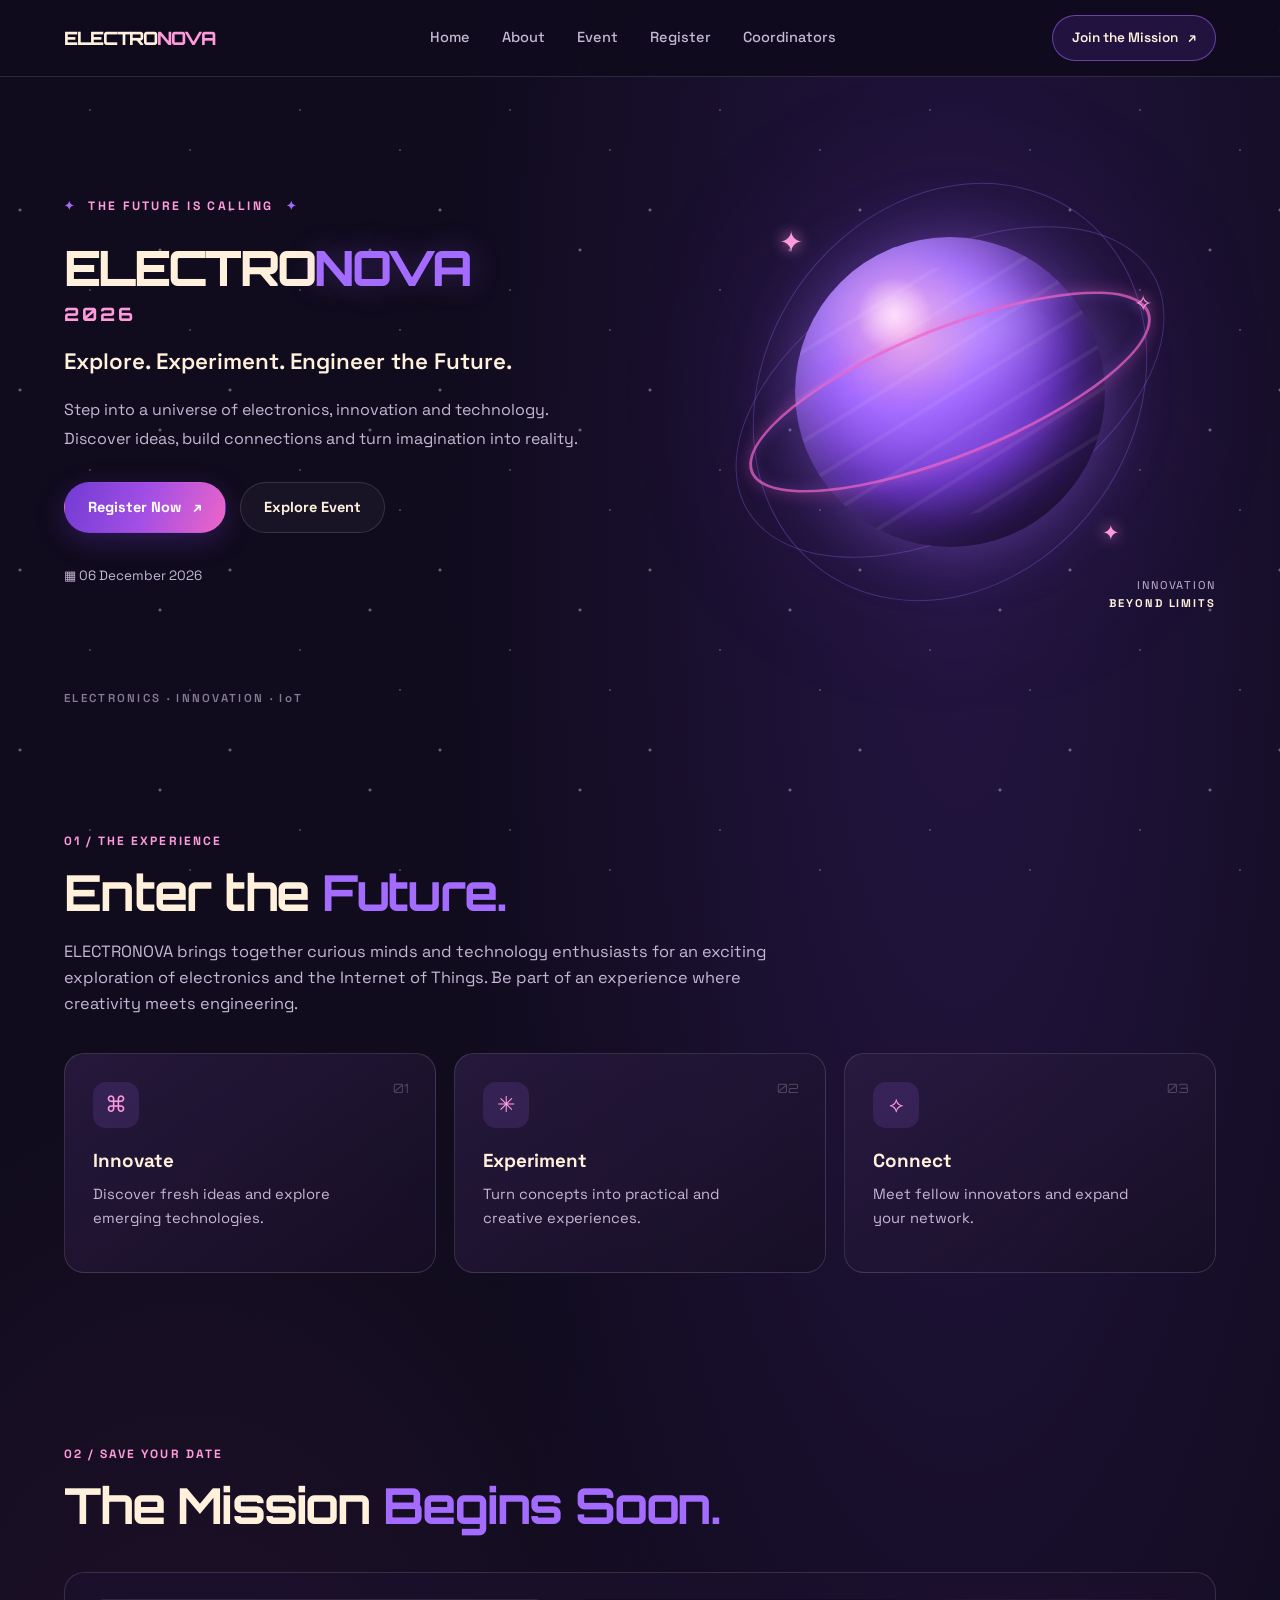
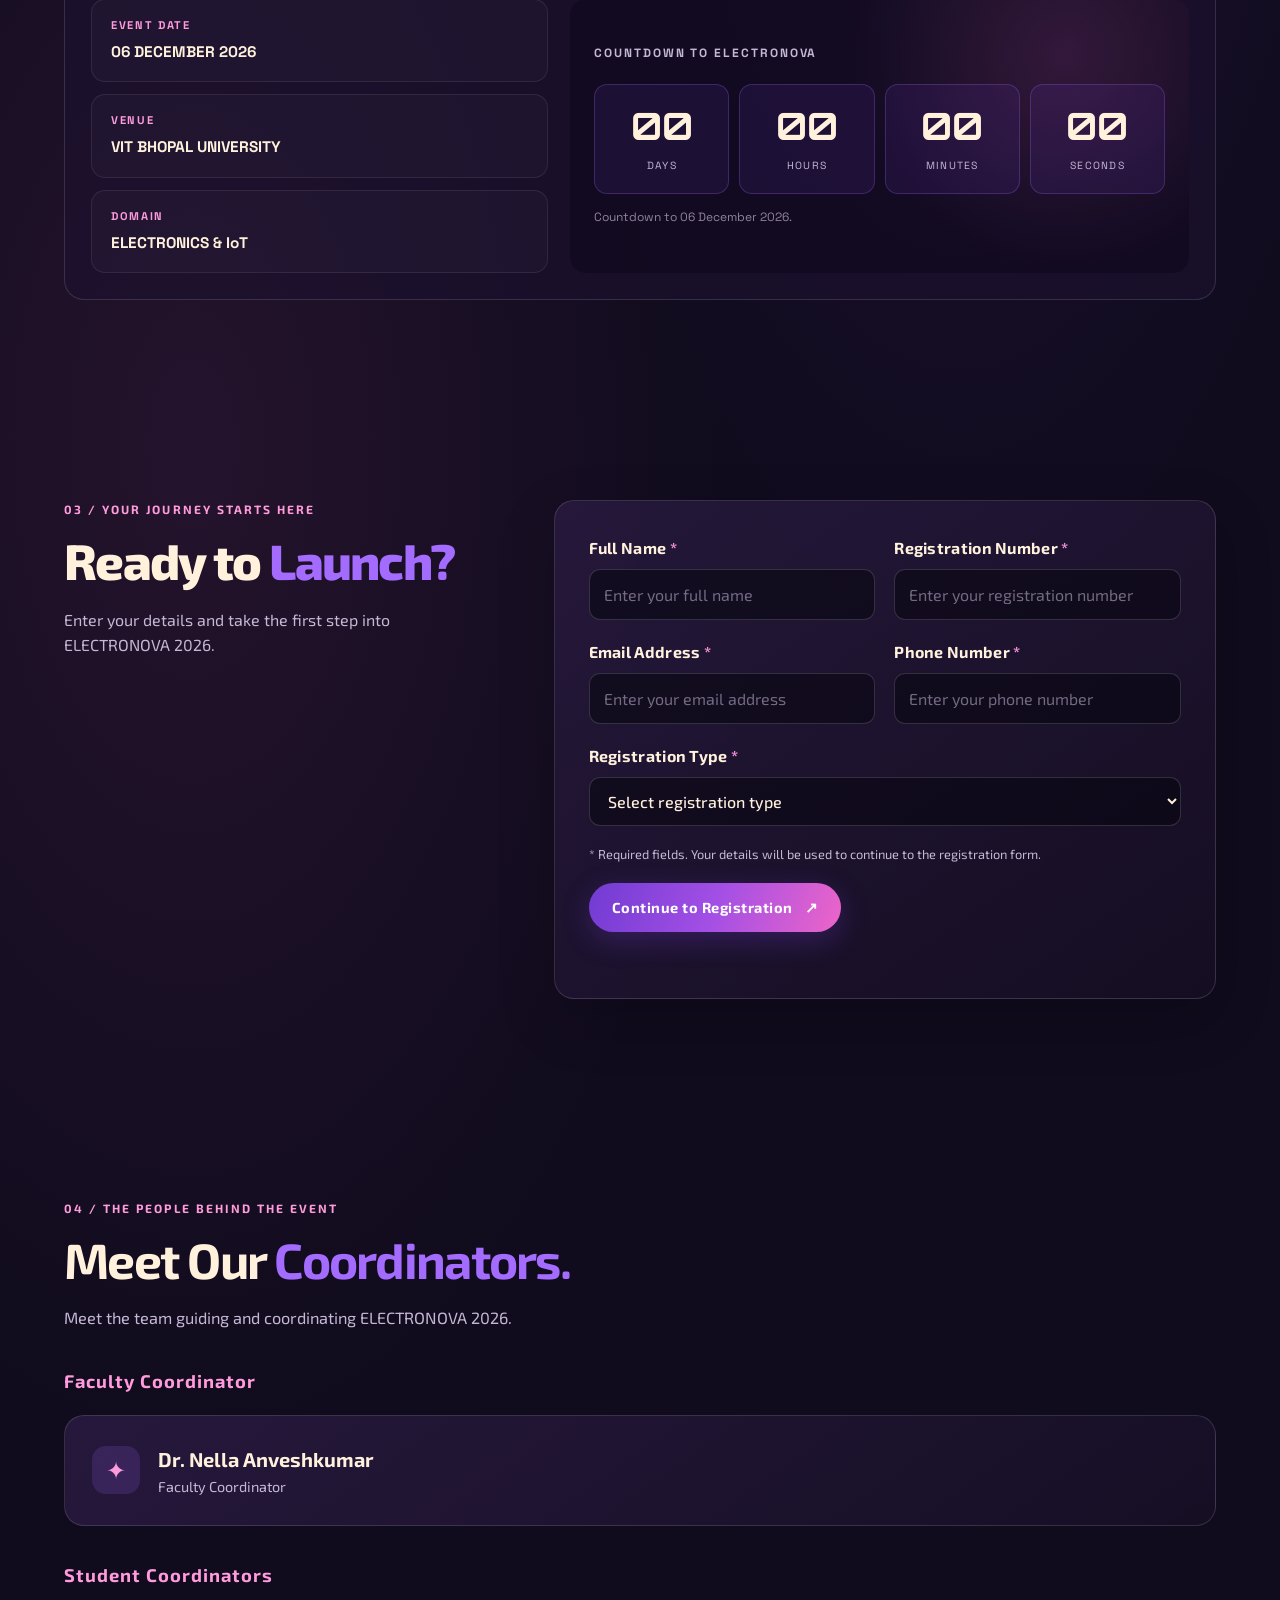
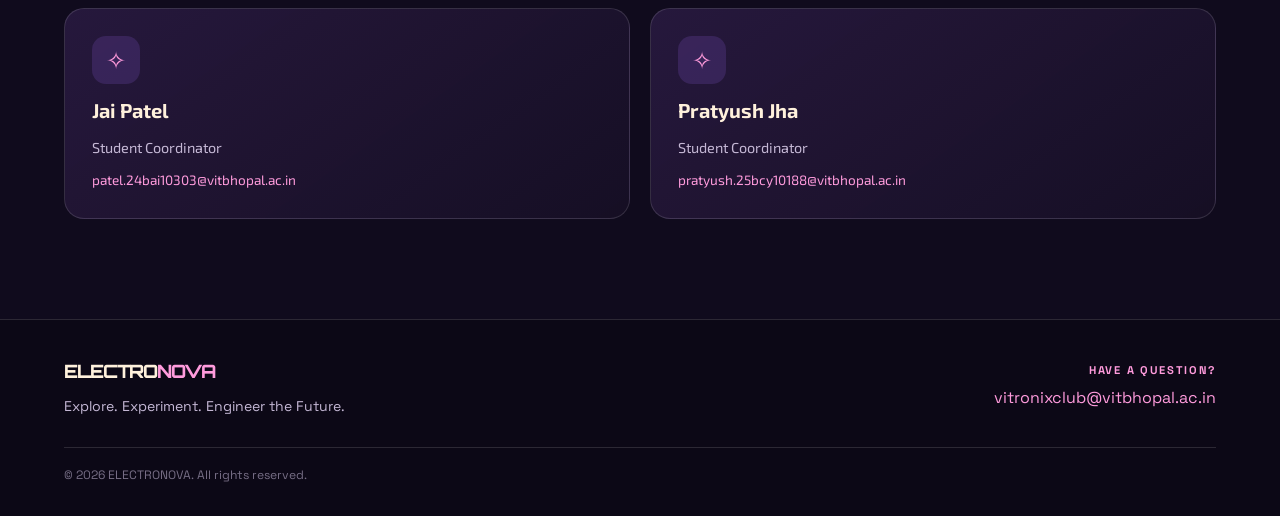
<file: index.html>
<!DOCTYPE html>
<html lang="en">
<head>
    <meta charset="UTF-8">
    <meta name="viewport" content="width=device-width, initial-scale=1.0">
    <meta name="theme-color" content="#100b1d">
    <meta name="description" content="Register for ELECTRONOVA 2026 — Explore. Experiment. Engineer the Future.">

    <title>ELECTRONOVA 2026 | Registration</title>

    <link rel="preconnect" href="https://fonts.googleapis.com">
    <link rel="preconnect" href="https://fonts.gstatic.com" crossorigin>

    <link rel="stylesheet" href="style.css">
    <script src="script.js" defer></script>
</head>

<body>

    <div class="stars" aria-hidden="true"></div>

    <!-- NAVIGATION -->
    <header class="site-header">
        <div class="navbar container">

            <a class="logo" href="#home">
                ELECTRO<span>NOVA</span>
            </a>

            <nav class="main-nav" id="mainNav" aria-label="Main navigation">
                <a href="#home">Home</a>
                <a href="#about">About</a>
                <a href="#details">Event</a>
                <a href="#register">Register</a>
                <a href="#coordinators">Coordinators</a>
            </nav>

            <a class="nav-button" href="#register">
                Join the Mission <span>↗</span>
            </a>

            <button
                class="menu-toggle"
                id="menuToggle"
                type="button"
                aria-label="Open navigation menu"
                aria-expanded="false"
                aria-controls="mainNav"
            >
                <span></span>
                <span></span>
                <span></span>
            </button>

        </div>
    </header>

    <main>

        <!-- HERO SECTION -->
        <section class="hero section-wrap container" id="home">

            <div class="hero-content reveal">

                <p class="eyebrow">
                    <span>✦</span> THE FUTURE IS CALLING <span>✦</span>
                </p>

                <h1>
                    ELECTRO<span>NOVA</span>
                    <small>2026</small>
                </h1>

                <p class="hero-tagline">
                    Explore. Experiment. Engineer the Future.
                </p>

                <p class="hero-description">
                    Step into a universe of electronics, innovation and technology.
                    Discover ideas, build connections and turn imagination into reality.
                </p>

                <div class="hero-actions">

                    <a href="#register" class="button button-primary">
                        Register Now <span>↗</span>
                    </a>

                    <a href="#about" class="button button-secondary">
                        Explore Event
                    </a>

                </div>

                <div class="hero-meta">
                    <span>▦ 06 December 2026</span>
                </div>

            </div>

            <!-- SPACE PLANET DESIGN -->
            <div class="planet-scene" aria-hidden="true">

                <div class="planet-orbit orbit-a"></div>
                <div class="planet-orbit orbit-b"></div>

                <div class="planet-halo"></div>

                <div class="planet">
                    <div class="planet-shine"></div>
                </div>

                <div class="planet-ring"></div>

                <span class="planet-star star-a">✦</span>
                <span class="planet-star star-b">✧</span>
                <span class="planet-star star-c">✦</span>

                <div class="planet-caption">
                    INNOVATION
                    <br>
                    <strong>BEYOND LIMITS</strong>
                </div>

            </div>

            <div class="hero-bottom-label">
                ELECTRONICS · INNOVATION · IoT
            </div>

        </section>

        <!-- ABOUT SECTION -->
        <section class="section container reveal" id="about">

            <div class="section-heading">

                <p class="section-kicker">01 / THE EXPERIENCE</p>

                <h2>
                    Enter the <span>Future.</span>
                </h2>

                <p class="section-description">
                    ELECTRONOVA brings together curious minds and technology enthusiasts
                    for an exciting exploration of electronics and the Internet of Things.
                    Be part of an experience where creativity meets engineering.
                </p>

            </div>

            <div class="feature-grid">

                <article class="feature-card">
                    <span class="feature-icon">⌘</span>
                    <h3>Innovate</h3>
                    <p>Discover fresh ideas and explore emerging technologies.</p>
                    <span class="card-index">01</span>
                </article>

                <article class="feature-card">
                    <span class="feature-icon">✳</span>
                    <h3>Experiment</h3>
                    <p>Turn concepts into practical and creative experiences.</p>
                    <span class="card-index">02</span>
                </article>

                <article class="feature-card">
                    <span class="feature-icon">⟡</span>
                    <h3>Connect</h3>
                    <p>Meet fellow innovators and expand your network.</p>
                    <span class="card-index">03</span>
                </article>

            </div>

        </section>

        <!-- EVENT DETAILS -->
        <section class="section event-section container reveal" id="details">

            <div class="section-heading">

                <p class="section-kicker">02 / SAVE YOUR DATE</p>

                <h2>
                    The Mission <span>Begins Soon.</span>
                </h2>

            </div>

            <div class="event-panel">

                <div class="event-info">

                    <div class="event-detail">
                        <span>EVENT DATE</span>
                        <strong>06 DECEMBER 2026</strong>
                    </div>

                    <div class="event-detail">
                        <span>VENUE</span>
                        <strong>VIT BHOPAL UNIVERSITY</strong>
                    </div>

                    <div class="event-detail">
                        <span>DOMAIN</span>
                        <strong>ELECTRONICS &amp; IoT</strong>
                    </div>

                </div>

                <!-- COUNTDOWN -->
                <div class="countdown-panel">

                    <p class="countdown-title">
                        COUNTDOWN TO ELECTRONOVA
                    </p>

                    <div class="timer">

                        <div class="time-box">
                            <strong id="days">00</strong>
                            <span>DAYS</span>
                        </div>

                        <div class="time-box">
                            <strong id="hours">00</strong>
                            <span>HOURS</span>
                        </div>

                        <div class="time-box">
                            <strong id="minutes">00</strong>
                            <span>MINUTES</span>
                        </div>

                        <div class="time-box">
                            <strong id="seconds">00</strong>
                            <span>SECONDS</span>
                        </div>

                    </div>

                    <p class="countdown-note">
                        Countdown to 06 December 2026.
                    </p>

                </div>

            </div>

        </section>

        <!-- REGISTRATION SECTION -->
        <section class="section registration-section container reveal" id="register">

            <div class="registration-intro">

                <p class="section-kicker">
                    03 / YOUR JOURNEY STARTS HERE
                </p>

                <h2>
                    Ready to <span>Launch?</span>
                </h2>

                <p>
                    Enter your details and take the first step into ELECTRONOVA 2026.
                </p>

            </div>

            <form id="regForm" class="registration-form">

                <div class="form-grid">

                    <div class="form-field">
                        <label for="fullName">
                            Full Name <span>*</span>
                        </label>

                        <input
                            id="fullName"
                            name="fullName"
                            type="text"
                            placeholder="Enter your full name"
                            autocomplete="name"
                            required
                        >
                    </div>

                    <div class="form-field">
                        <label for="registrationNumber">
                            Registration Number <span>*</span>
                        </label>

                        <input
                            id="registrationNumber"
                            name="registrationNumber"
                            type="text"
                            placeholder="Enter your registration number"
                            required
                        >
                    </div>

                    <div class="form-field">
                        <label for="email">
                            Email Address <span>*</span>
                        </label>

                        <input
                            id="email"
                            name="email"
                            type="email"
                            placeholder="Enter your email address"
                            autocomplete="email"
                            required
                        >
                    </div>

                    <div class="form-field">
                        <label for="phone">
                            Phone Number <span>*</span>
                        </label>

                        <input
                            id="phone"
                            name="phone"
                            type="tel"
                            placeholder="Enter your phone number"
                            autocomplete="tel"
                            pattern="[0-9+() -]{7,20}"
                            required
                        >
                    </div>

                    <div class="form-field form-field-wide">

                        <label for="participation">
                            Registration Type <span>*</span>
                        </label>

                        <select
                            id="participation"
                            name="participation"
                            required
                        >
                            <option value="">Select registration type</option>
                            <option value="individual">Individual Registration</option>
                            <option value="team">Team Registration</option>
                        </select>

                    </div>

                </div>

                <p class="form-note">
                    * Required fields. Your details will be used to continue to the registration form.
                </p>

                <button
                    type="submit"
                    class="button button-primary submit-button"
                >
                    Continue to Registration <span>↗</span>
                </button>

                <p
                    id="formMessage"
                    class="form-message"
                    role="status"
                    aria-live="polite"
                ></p>

            </form>

        </section>

        <!-- COORDINATORS SECTION -->
        <section class="section coordinators-section container reveal" id="coordinators">

            <div class="section-heading">

                <p class="section-kicker">
                    04 / THE PEOPLE BEHIND THE EVENT
                </p>

                <h2>
                    Meet Our <span>Coordinators.</span>
                </h2>

                <p class="section-description">
                    Meet the team guiding and coordinating ELECTRONOVA 2026.
                </p>

            </div>

            <div class="coordinator-group">

                <h3 class="coordinator-category">
                    Faculty Coordinator
                </h3>

                <article class="coordinator-card faculty-card">

                    <div class="coordinator-icon">✦</div>

                    <div>
                        <h4>Dr. Nella Anveshkumar</h4>
                        <p>Faculty Coordinator</p>
                    </div>

                </article>

            </div>

            <div class="coordinator-group">

                <h3 class="coordinator-category">
                    Student Coordinators
                </h3>

                <div class="coordinator-grid">

                    <article class="coordinator-card">

                        <div class="coordinator-icon">✧</div>

                        <h4>Jai Patel</h4>

                        <p>Student Coordinator</p>

                        <a href="mailto:patel.24bai10303@vitbhopal.ac.in">
                            patel.24bai10303@vitbhopal.ac.in
                        </a>

                    </article>

                    <article class="coordinator-card">

                        <div class="coordinator-icon">✧</div>

                        <h4>Pratyush Jha</h4>

                        <p>Student Coordinator</p>

                        <a href="mailto:pratyush.25bcy10188@vitbhopal.ac.in">
                            pratyush.25bcy10188@vitbhopal.ac.in
                        </a>

                    </article>

                </div>

            </div>

        </section>

    </main>

    <!-- FOOTER -->
    <footer class="site-footer">

        <div class="footer-inner container">

            <div>
                <a class="logo" href="#home">
                    ELECTRO<span>NOVA</span>
                </a>

                <p class="footer-tagline">
                    Explore. Experiment. Engineer the Future.
                </p>
            </div>

            <div class="footer-contact">

                <span class="footer-label">
                    HAVE A QUESTION?
                </span>

                <a
                    id="contactEmail"
                    href="mailto:vitronixclub@vitbhopal.ac.in"
                >
                    vitronixclub@vitbhopal.ac.in
                </a>

            </div>

            <p class="copyright">
                © 2026 ELECTRONOVA. All rights reserved.
            </p>

        </div>

    </footer>

</body>
</html>
</file>
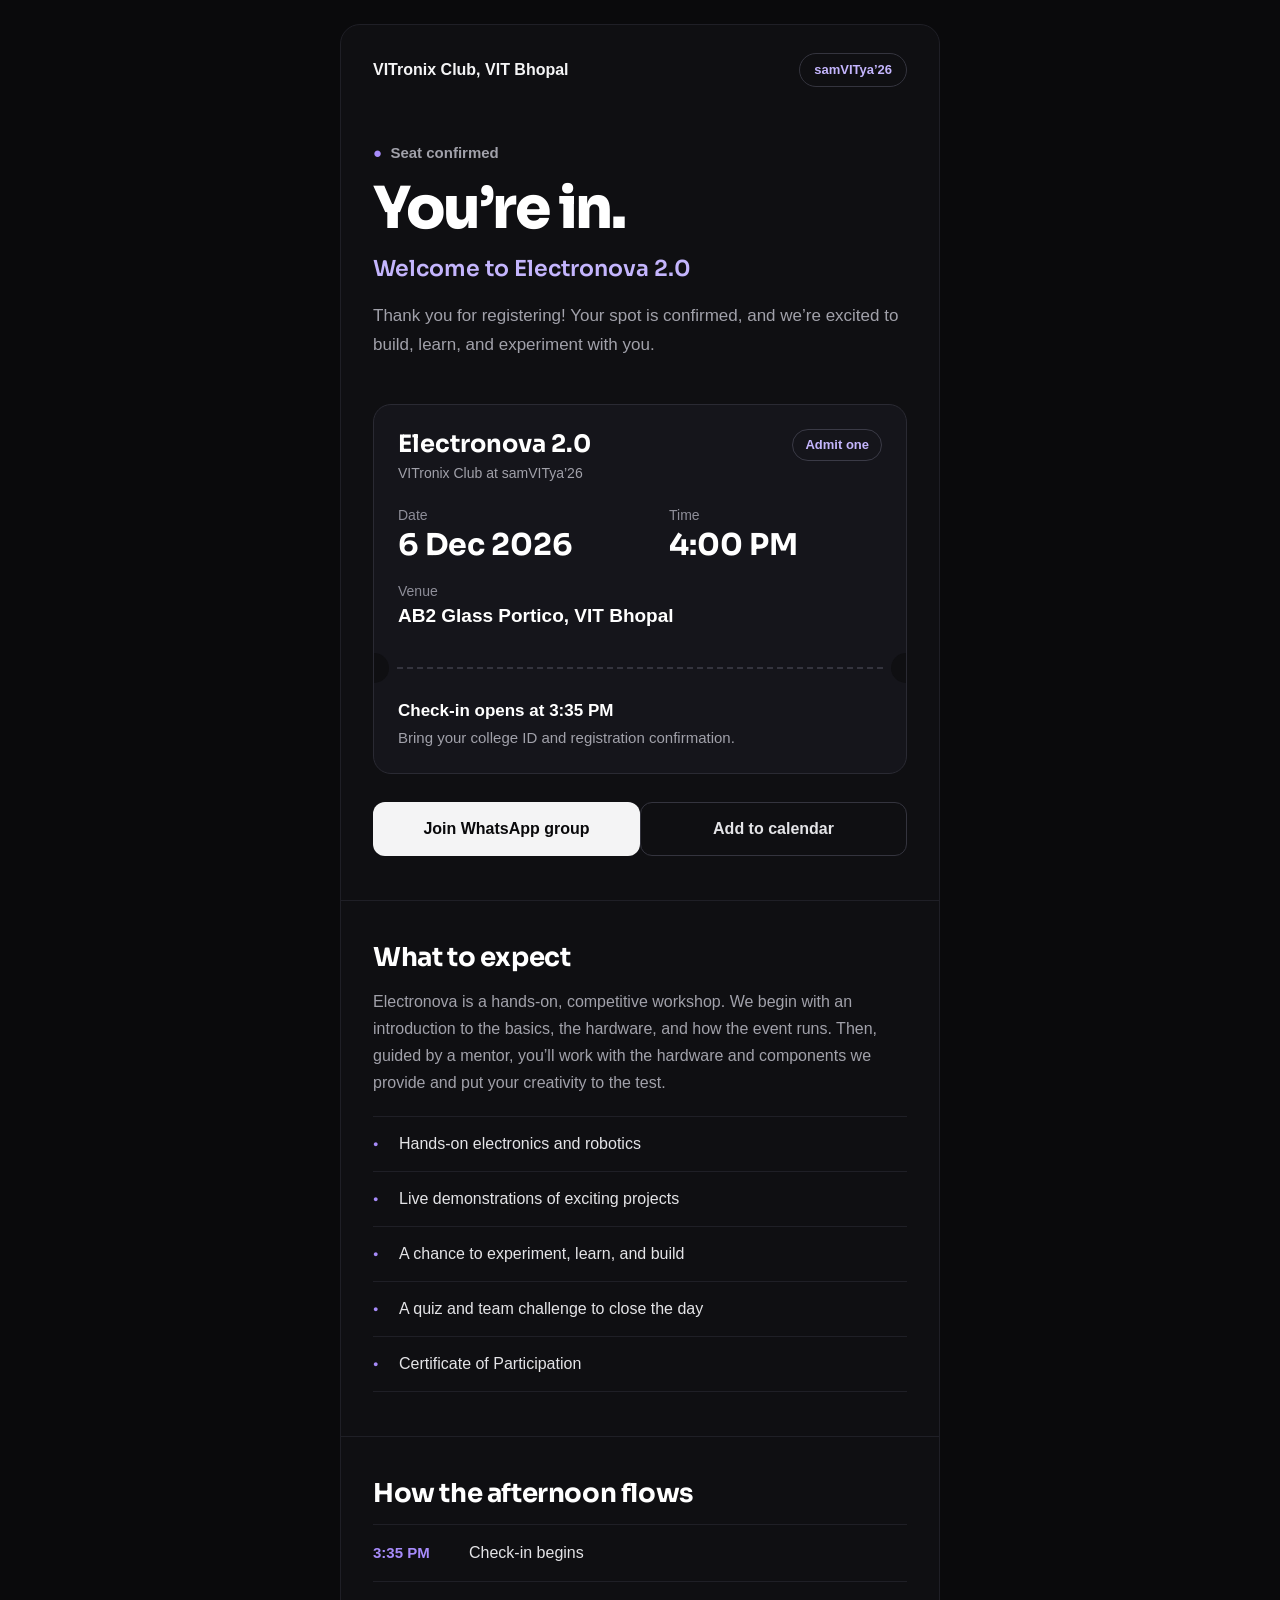
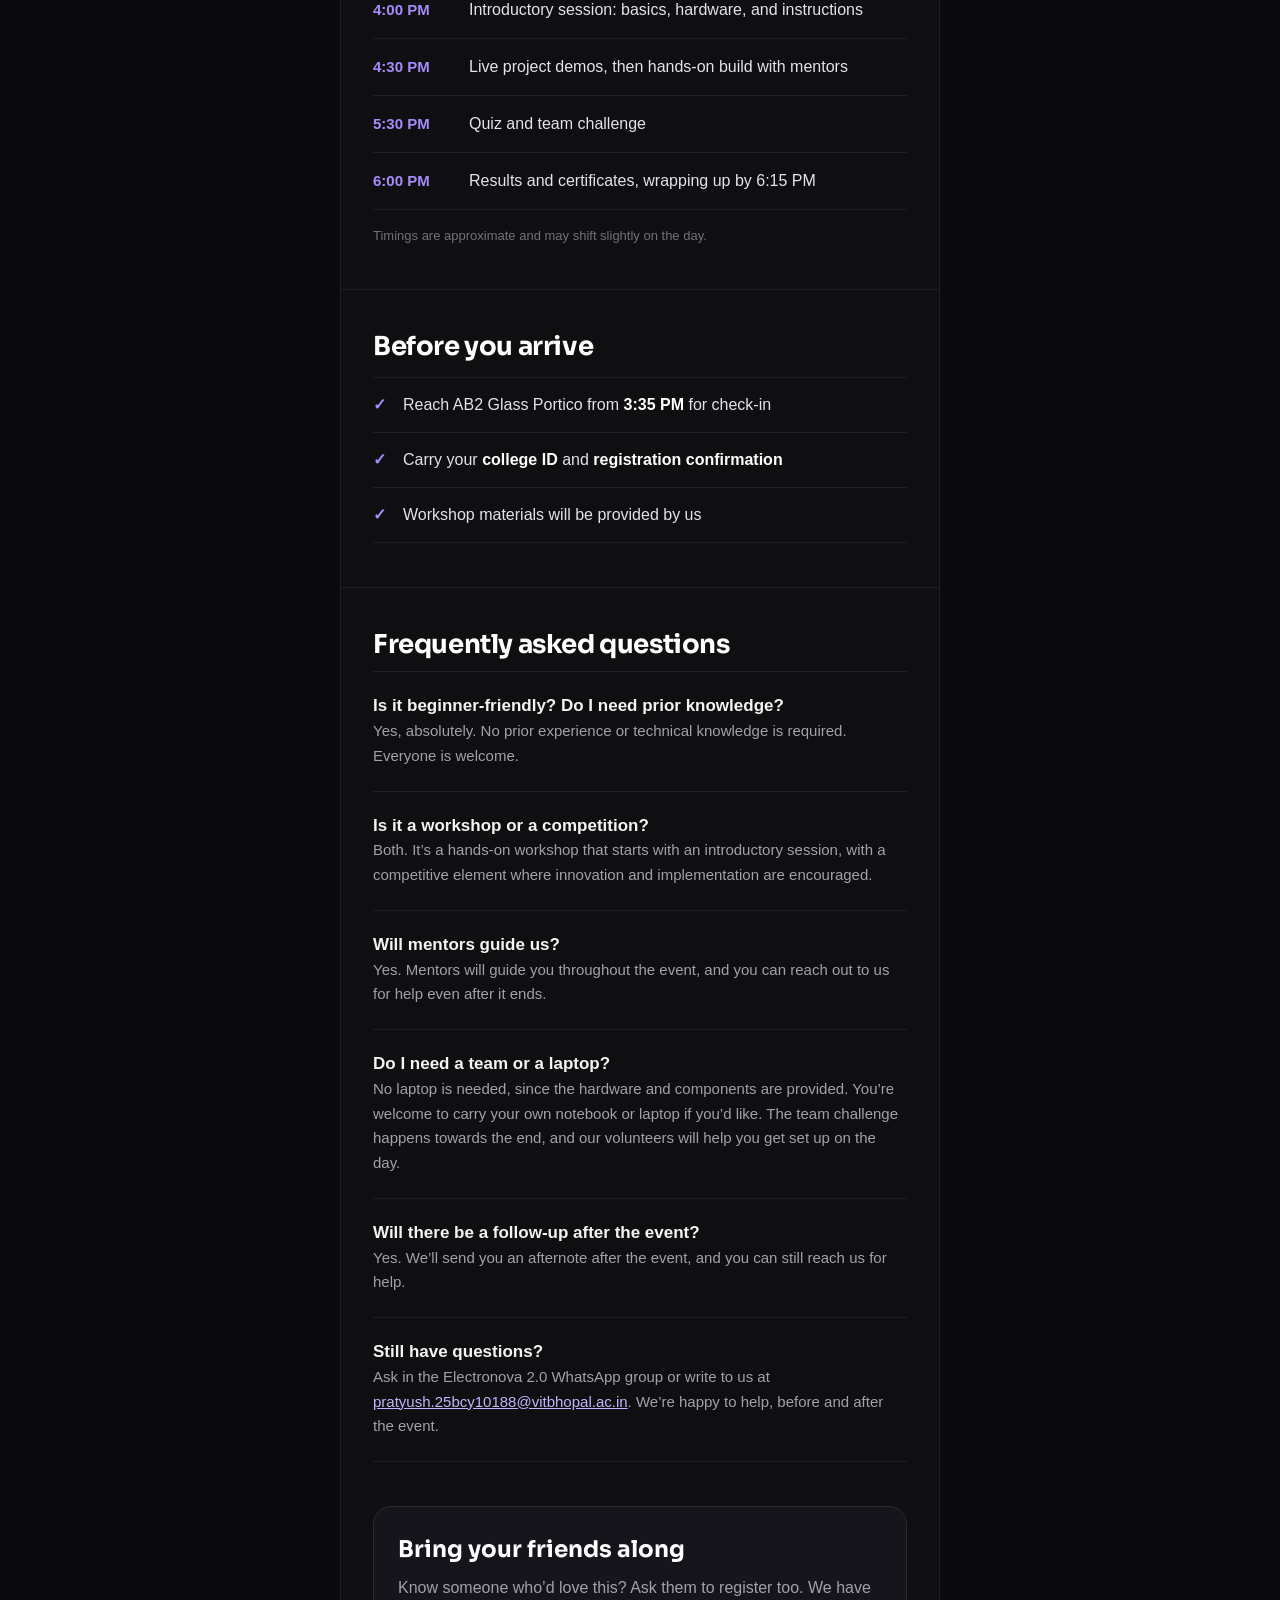
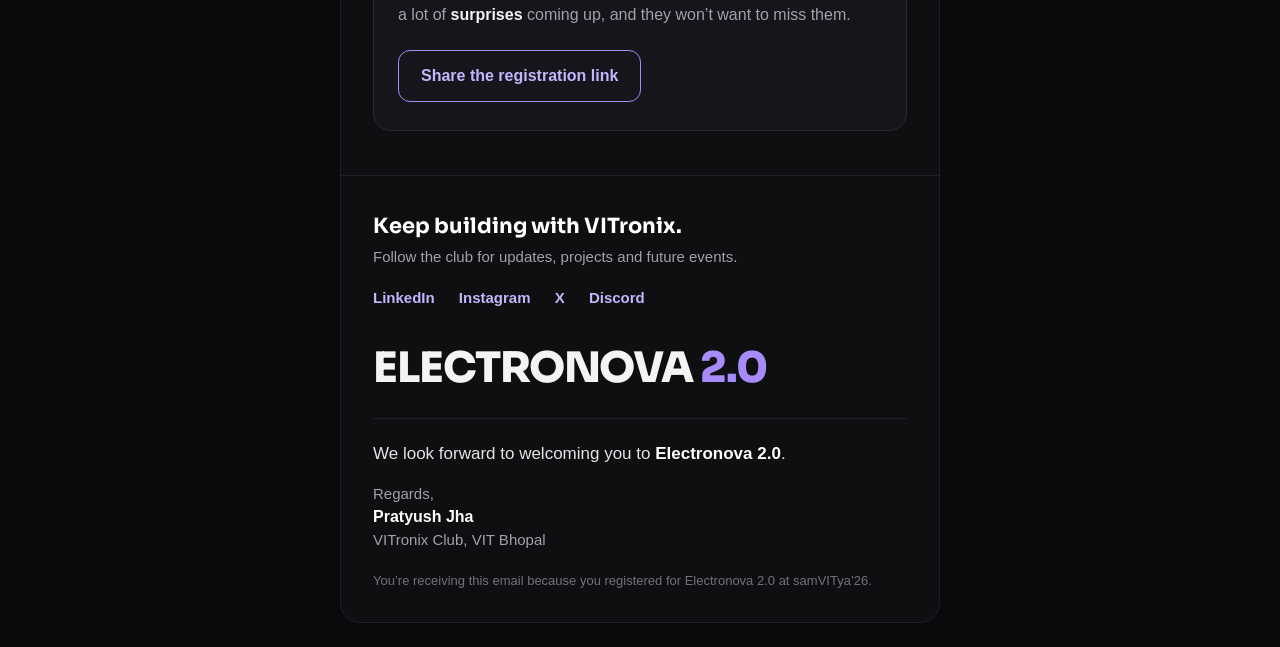
<file: email-template/mail.html>
<!DOCTYPE html>
<html lang="en">
<head>
<meta charset="UTF-8">
<meta name="viewport" content="width=device-width, initial-scale=1">
<meta name="color-scheme" content="dark light">
<meta name="supported-color-schemes" content="dark light">
<title>You’re in! Electronova 2.0 | VITronix Club</title>
<link href="https://fonts.googleapis.com/css2?family=Sora:wght@600;700;800&display=swap" rel="stylesheet">
<style>
  body{margin:0;padding:0;background:#0A0A0C;}
  a{text-decoration:none;}
  @media only screen and (max-width:620px){
    .wrap{width:100% !important;border-radius:0 !important;border-left:0 !important;border-right:0 !important;}
    .pad{padding-left:20px !important;padding-right:20px !important;}
    .h1{font-size:46px !important;}
    .bt{display:block !important;width:100% !important;padding:0 0 12px 0 !important;}
    .sp{display:none !important;}
    .time{width:78px !important;}
    .wm{font-size:30px !important;line-height:36px !important;}
  }
</style>
</head>
<body style="margin:0;padding:0;background:#0A0A0C;">
<div style="display:none;max-height:0;overflow:hidden;opacity:0;color:#0A0A0C;">Your seat is confirmed. Here’s your ticket for 6 December, plus answers to the questions we hear most.</div>

<table role="presentation" width="100%" cellpadding="0" cellspacing="0" border="0" bgcolor="#0A0A0C" style="background:#0A0A0C;">
<tr><td align="center" style="padding:24px 10px;">

<table role="presentation" class="wrap" width="600" cellpadding="0" cellspacing="0" border="0" bgcolor="#0F0F12" style="width:600px;max-width:600px;background:#0F0F12;border:1px solid #1F1F26;border-radius:20px;font-family:'Segoe UI','Helvetica Neue',Arial,sans-serif;color:#F4F4F5;">

<!-- Header + hero -->
<tr><td class="pad" style="padding:28px 32px 44px 32px;">
  <table role="presentation" width="100%" cellpadding="0" cellspacing="0" border="0"><tr>
    <td align="left" valign="middle" style="padding-right:12px;font-size:16px;line-height:22px;font-weight:700;color:#F4F4F5;">VITronix Club, VIT Bhopal</td>
    <td align="right" valign="middle"><table role="presentation" cellpadding="0" cellspacing="0" border="0"><tr><td style="padding:7px 14px;border:1px solid #34343E;border-radius:20px;font-size:13px;line-height:18px;font-weight:700;color:#C4B5FD;white-space:nowrap;">samVITya’26</td></tr></table></td>
  </tr></table>

  <div style="padding-top:56px;font-size:15px;line-height:20px;font-weight:600;color:#A1A1AA;"><span style="color:#A78BFA;">●</span>&nbsp; Seat confirmed</div>
  <div class="h1" style="padding-top:16px;font-family:'Sora','Trebuchet MS',Arial,sans-serif;font-size:58px;line-height:1.05;font-weight:800;letter-spacing:-2.5px;color:#FFFFFF;">You’re in.</div>
  <div style="padding-top:14px;font-family:'Sora','Trebuchet MS',Arial,sans-serif;font-size:22px;line-height:30px;font-weight:600;color:#C4B5FD;">Welcome to Electronova&nbsp;2.0</div>
  <div style="padding-top:18px;font-size:17px;line-height:1.7;color:#A1A1AA;">Thank you for registering! Your spot is confirmed, and we’re excited to build, learn, and experiment with you.</div>
</td></tr>

<!-- Ticket -->
<tr><td class="pad" style="padding:0 32px 28px 32px;">
<table role="presentation" width="100%" cellpadding="0" cellspacing="0" border="0" bgcolor="#15151B" style="background:#15151B;border:1px solid #2A2A33;border-radius:18px;">
  <tr><td style="padding:24px 24px 8px 24px;">
    <table role="presentation" width="100%" cellpadding="0" cellspacing="0" border="0"><tr>
      <td valign="top"><div style="font-family:'Sora','Trebuchet MS',Arial,sans-serif;font-size:24px;line-height:30px;font-weight:700;color:#FFFFFF;">Electronova 2.0</div>
      <div style="padding-top:4px;font-size:14px;line-height:20px;color:#A1A1AA;">VITronix Club at samVITya’26</div></td>
      <td align="right" valign="top"><table role="presentation" cellpadding="0" cellspacing="0" border="0"><tr><td style="padding:6px 12px;border:1px solid #3A3A46;border-radius:20px;font-size:13px;line-height:18px;font-weight:700;color:#C4B5FD;white-space:nowrap;">Admit one</td></tr></table></td>
    </tr></table>
  </td></tr>
  <tr><td style="padding:16px 24px 24px 24px;">
    <table role="presentation" width="100%" cellpadding="0" cellspacing="0" border="0">
      <tr>
        <td width="56%" valign="top"><div style="font-size:14px;color:#8E8E99;">Date</div><div style="padding-top:4px;font-family:'Sora','Trebuchet MS',Arial,sans-serif;font-size:30px;line-height:36px;font-weight:700;color:#FFFFFF;white-space:nowrap;">6 Dec 2026</div></td>
        <td width="44%" valign="top"><div style="font-size:14px;color:#8E8E99;">Time</div><div style="padding-top:4px;font-family:'Sora','Trebuchet MS',Arial,sans-serif;font-size:30px;line-height:36px;font-weight:700;color:#FFFFFF;white-space:nowrap;">4:00 PM</div></td>
      </tr>
      <tr><td colspan="2" style="padding-top:20px;"><div style="font-size:14px;color:#8E8E99;">Venue</div><div style="padding-top:4px;font-size:19px;line-height:26px;font-weight:700;color:#FFFFFF;">AB2 Glass Portico, VIT Bhopal</div></td></tr>
    </table>
  </td></tr>
  <tr><td>
    <table role="presentation" width="100%" cellpadding="0" cellspacing="0" border="0"><tr>
      <td width="15" height="30" bgcolor="#0F0F12" style="width:15px;height:30px;font-size:0;line-height:0;background:#0F0F12;border-radius:0 15px 15px 0;">&nbsp;</td>
      <td valign="middle" style="padding:0 8px;"><div style="border-top:2px dashed #34343E;font-size:0;line-height:0;height:0;">&nbsp;</div></td>
      <td width="15" height="30" bgcolor="#0F0F12" style="width:15px;height:30px;font-size:0;line-height:0;background:#0F0F12;border-radius:15px 0 0 15px;">&nbsp;</td>
    </tr></table>
  </td></tr>
  <tr><td style="padding:16px 24px 24px 24px;">
    <div style="font-size:17px;line-height:24px;font-weight:700;color:#FFFFFF;">Check-in opens at 3:35 PM</div>
    <div style="padding-top:4px;font-size:15px;line-height:22px;color:#A1A1AA;">Bring your college ID and registration confirmation.</div>
  </td></tr>
</table>
</td></tr>

<!-- CTAs -->
<tr><td class="pad" style="padding:0 32px 44px 32px;">
<table role="presentation" width="100%" cellpadding="0" cellspacing="0" border="0"><tr>
  <td class="bt" width="50%" style="padding:0;">
    <table role="presentation" width="100%" cellpadding="0" cellspacing="0" border="0"><tr><td align="center" bgcolor="#F4F4F5" style="background:#F4F4F5;border-radius:12px;"><a href="https://chat.whatsapp.com/CuN6V0N8xIuLAMtdOLZUgV?mode=gi_t" style="display:block;padding:16px 12px;font-size:16px;line-height:22px;font-weight:700;color:#0A0A0C;text-align:center;">Join WhatsApp group</a></td></tr></table>
  </td>
  <td class="sp" width="12" style="font-size:0;">&nbsp;</td>
  <td class="bt" width="50%" style="padding:0;">
    <table role="presentation" width="100%" cellpadding="0" cellspacing="0" border="0"><tr><td align="center" style="border:1px solid #34343E;border-radius:12px;"><a href="https://calendar.google.com/calendar/render?action=TEMPLATE&amp;text=Electronova+2.0&amp;dates=20261206T160000/20261206T181500&amp;ctz=Asia/Kolkata&amp;location=AB2+Glass+Portico,+VIT+Bhopal" style="display:block;padding:15px 12px;font-size:16px;line-height:22px;font-weight:700;color:#E4E4E7;text-align:center;">Add to calendar</a></td></tr></table>
  </td>
</tr></table>
</td></tr>

<!-- What to expect -->
<tr><td class="pad" style="padding:40px 32px 14px 32px;border-top:1px solid #1F1F26;font-family:'Sora','Trebuchet MS',Arial,sans-serif;font-size:26px;line-height:33px;font-weight:700;letter-spacing:-0.4px;color:#FFFFFF;">What to expect</td></tr>
<tr><td class="pad" style="padding:0 32px 20px 32px;font-size:16px;line-height:1.7;color:#A1A1AA;">Electronova is a hands-on, competitive workshop. We begin with an introduction to the basics, the hardware, and how the event runs. Then, guided by a mentor, you’ll work with the hardware and components we provide and put your creativity to the test.</td></tr>
<tr><td class="pad" style="padding:0 32px 44px 32px;">
<table role="presentation" width="100%" cellpadding="0" cellspacing="0" border="0" style="font-size:16px;line-height:1.5;color:#E4E4E7;">
<tr><td width="26" valign="top" style="padding:15px 0;border-top:1px solid #1F1F26;font-size:9px;line-height:24px;color:#A78BFA;">●</td><td style="padding:15px 0;border-top:1px solid #1F1F26;">Hands-on electronics and robotics</td></tr>
<tr><td width="26" valign="top" style="padding:15px 0;border-top:1px solid #1F1F26;font-size:9px;line-height:24px;color:#A78BFA;">●</td><td style="padding:15px 0;border-top:1px solid #1F1F26;">Live demonstrations of exciting projects</td></tr>
<tr><td width="26" valign="top" style="padding:15px 0;border-top:1px solid #1F1F26;font-size:9px;line-height:24px;color:#A78BFA;">●</td><td style="padding:15px 0;border-top:1px solid #1F1F26;">A chance to experiment, learn, and build</td></tr>
<tr><td width="26" valign="top" style="padding:15px 0;border-top:1px solid #1F1F26;font-size:9px;line-height:24px;color:#A78BFA;">●</td><td style="padding:15px 0;border-top:1px solid #1F1F26;">A quiz and team challenge to close the day</td></tr>
<tr><td width="26" valign="top" style="padding:15px 0;border-top:1px solid #1F1F26;border-bottom:1px solid #1F1F26;font-size:9px;line-height:24px;color:#A78BFA;">●</td><td style="padding:15px 0;border-top:1px solid #1F1F26;border-bottom:1px solid #1F1F26;">Certificate of Participation</td></tr>
</table>
</td></tr>

<!-- Timeline -->
<tr><td class="pad" style="padding:40px 32px 14px 32px;border-top:1px solid #1F1F26;font-family:'Sora','Trebuchet MS',Arial,sans-serif;font-size:26px;line-height:33px;font-weight:700;letter-spacing:-0.4px;color:#FFFFFF;">How the afternoon flows</td></tr>
<tr><td class="pad" style="padding:0 32px 44px 32px;">
<table role="presentation" width="100%" cellpadding="0" cellspacing="0" border="0">
<tr><td class="time" width="96" valign="top" style="padding:16px 0;border-top:1px solid #1F1F26;font-size:15px;line-height:24px;font-weight:700;color:#A78BFA;white-space:nowrap;">3:35 PM</td><td style="padding:16px 0;border-top:1px solid #1F1F26;font-size:16px;line-height:24px;color:#E4E4E7;">Check-in begins</td></tr>
<tr><td class="time" width="96" valign="top" style="padding:16px 0;border-top:1px solid #1F1F26;font-size:15px;line-height:24px;font-weight:700;color:#A78BFA;white-space:nowrap;">4:00 PM</td><td style="padding:16px 0;border-top:1px solid #1F1F26;font-size:16px;line-height:24px;color:#E4E4E7;">Introductory session: basics, hardware, and instructions</td></tr>
<tr><td class="time" width="96" valign="top" style="padding:16px 0;border-top:1px solid #1F1F26;font-size:15px;line-height:24px;font-weight:700;color:#A78BFA;white-space:nowrap;">4:30 PM</td><td style="padding:16px 0;border-top:1px solid #1F1F26;font-size:16px;line-height:24px;color:#E4E4E7;">Live project demos, then hands-on build with mentors</td></tr>
<tr><td class="time" width="96" valign="top" style="padding:16px 0;border-top:1px solid #1F1F26;font-size:15px;line-height:24px;font-weight:700;color:#A78BFA;white-space:nowrap;">5:30 PM</td><td style="padding:16px 0;border-top:1px solid #1F1F26;font-size:16px;line-height:24px;color:#E4E4E7;">Quiz and team challenge</td></tr>
<tr><td class="time" width="96" valign="top" style="padding:16px 0;border-top:1px solid #1F1F26;border-bottom:1px solid #1F1F26;font-size:15px;line-height:24px;font-weight:700;color:#A78BFA;white-space:nowrap;">6:00 PM</td><td style="padding:16px 0;border-top:1px solid #1F1F26;border-bottom:1px solid #1F1F26;font-size:16px;line-height:24px;color:#E4E4E7;">Results and certificates, wrapping up by 6:15 PM</td></tr>
</table>
<div style="padding-top:16px;font-size:13px;line-height:19px;color:#71717A;">Timings are approximate and may shift slightly on the day.</div>
</td></tr>

<!-- Before you arrive -->
<tr><td class="pad" style="padding:40px 32px 14px 32px;border-top:1px solid #1F1F26;font-family:'Sora','Trebuchet MS',Arial,sans-serif;font-size:26px;line-height:33px;font-weight:700;letter-spacing:-0.4px;color:#FFFFFF;">Before you arrive</td></tr>
<tr><td class="pad" style="padding:0 32px 44px 32px;">
<table role="presentation" width="100%" cellpadding="0" cellspacing="0" border="0" style="font-size:16px;line-height:1.5;color:#E4E4E7;">
<tr><td width="30" valign="top" style="padding:15px 0;border-top:1px solid #1F1F26;font-size:16px;line-height:24px;font-weight:700;color:#A78BFA;">✓</td><td style="padding:15px 0;border-top:1px solid #1F1F26;">Reach AB2 Glass Portico from <b style="color:#FFFFFF;">3:35 PM</b> for check-in</td></tr>
<tr><td width="30" valign="top" style="padding:15px 0;border-top:1px solid #1F1F26;font-size:16px;line-height:24px;font-weight:700;color:#A78BFA;">✓</td><td style="padding:15px 0;border-top:1px solid #1F1F26;">Carry your <b style="color:#FFFFFF;">college ID</b> and <b style="color:#FFFFFF;">registration confirmation</b></td></tr>
<tr><td width="30" valign="top" style="padding:15px 0;border-top:1px solid #1F1F26;border-bottom:1px solid #1F1F26;font-size:16px;line-height:24px;font-weight:700;color:#A78BFA;">✓</td><td style="padding:15px 0;border-top:1px solid #1F1F26;border-bottom:1px solid #1F1F26;">Workshop materials will be provided by us</td></tr>
</table>
</td></tr>

<!-- FAQ -->
<tr><td class="pad" style="padding:40px 32px 10px 32px;border-top:1px solid #1F1F26;font-family:'Sora','Trebuchet MS',Arial,sans-serif;font-size:26px;line-height:33px;font-weight:700;letter-spacing:-0.4px;color:#FFFFFF;">Frequently asked questions</td></tr>
<tr><td class="pad" style="padding:0 32px 44px 32px;">
<table role="presentation" width="100%" cellpadding="0" cellspacing="0" border="0" style="font-size:15px;line-height:1.65;color:#A1A1AA;">
<tr><td style="padding:22px 0;border-top:1px solid #1F1F26;"><b style="font-size:17px;line-height:1.4;color:#F4F4F5;">Is it beginner-friendly? Do I need prior knowledge?</b><br>Yes, absolutely. No prior experience or technical knowledge is required. Everyone is welcome.</td></tr>
<tr><td style="padding:22px 0;border-top:1px solid #1F1F26;"><b style="font-size:17px;line-height:1.4;color:#F4F4F5;">Is it a workshop or a competition?</b><br>Both. It’s a hands-on workshop that starts with an introductory session, with a competitive element where innovation and implementation are encouraged.</td></tr>
<tr><td style="padding:22px 0;border-top:1px solid #1F1F26;"><b style="font-size:17px;line-height:1.4;color:#F4F4F5;">Will mentors guide us?</b><br>Yes. Mentors will guide you throughout the event, and you can reach out to us for help even after it ends.</td></tr>
<tr><td style="padding:22px 0;border-top:1px solid #1F1F26;"><b style="font-size:17px;line-height:1.4;color:#F4F4F5;">Do I need a team or a laptop?</b><br>No laptop is needed, since the hardware and components are provided. You’re welcome to carry your own notebook or laptop if you’d like. The team challenge happens towards the end, and our volunteers will help you get set up on the day.</td></tr>
<tr><td style="padding:22px 0;border-top:1px solid #1F1F26;"><b style="font-size:17px;line-height:1.4;color:#F4F4F5;">Will there be a follow-up after the event?</b><br>Yes. We’ll send you an afternote after the event, and you can still reach us for help.</td></tr>
<tr><td style="padding:22px 0;border-top:1px solid #1F1F26;border-bottom:1px solid #1F1F26;"><b style="font-size:17px;line-height:1.4;color:#F4F4F5;">Still have questions?</b><br>Ask in the Electronova 2.0 WhatsApp group or write to us at <a href="mailto:pratyush.25bcy10188@vitbhopal.ac.in" style="color:#C4B5FD;text-decoration:underline;">pratyush.25bcy10188@vitbhopal.ac.in</a>. We’re happy to help, before and after the event.</td></tr>
</table>
</td></tr>

<!-- Invite friends -->
<tr><td class="pad" style="padding:0 32px 44px 32px;">
<table role="presentation" width="100%" cellpadding="0" cellspacing="0" border="0" bgcolor="#15151B" style="background:#15151B;border:1px solid #2A2A33;border-radius:18px;">
<tr><td style="padding:28px 24px;">
<div style="font-family:'Sora','Trebuchet MS',Arial,sans-serif;font-size:23px;line-height:30px;font-weight:700;color:#FFFFFF;">Bring your friends along</div>
<div style="font-size:16px;line-height:1.65;color:#A1A1AA;padding:10px 0 22px 0;">Know someone who’d love this? Ask them to register too. We have a lot of <b style="color:#F4F4F5;">surprises</b> coming up, and they won’t want to miss them.</div>
<table role="presentation" cellpadding="0" cellspacing="0" border="0"><tr><td align="center" style="border:1px solid #A78BFA;border-radius:12px;"><a href="https://forms.gle/7M6kErLs5azph5EN6" style="display:block;padding:14px 22px;font-size:16px;line-height:22px;font-weight:700;color:#C4B5FD;text-align:center;">Share the registration link</a></td></tr></table>
</td></tr>
</table>
</td></tr>

<!-- Footer -->
<tr><td class="pad" style="padding:36px 32px 0 32px;border-top:1px solid #1F1F26;">
  <div style="font-family:'Sora','Trebuchet MS',Arial,sans-serif;font-size:21px;line-height:28px;font-weight:700;color:#FFFFFF;">Keep building with VITronix.</div>
  <div style="padding-top:6px;font-size:15px;line-height:22px;color:#A1A1AA;">Follow the club for updates, projects and future events.</div>
  <div style="padding-top:18px;font-size:15px;line-height:24px;font-weight:700;"><a href="https://www.linkedin.com/company/vitronixofficial" style="color:#C4B5FD;padding-right:20px;">LinkedIn</a> <a href="https://www.instagram.com/vitronix_vitb/" style="color:#C4B5FD;padding-right:20px;">Instagram</a> <a href="https://x.com/vitronix_vitb" style="color:#C4B5FD;padding-right:20px;">X</a> <a href="https://discord.gg/NFqEnZ8rt" style="color:#C4B5FD;">Discord</a></div>
</td></tr>
<tr><td class="pad" style="padding:34px 32px 32px 32px;">
  <div class="wm" style="padding-bottom:26px;font-family:'Sora','Trebuchet MS',Arial,sans-serif;font-size:42px;line-height:48px;font-weight:800;letter-spacing:-1.5px;color:#F4F4F5;">ELECTRONOVA <span style="color:#A78BFA;">2.0</span></div>
  <div style="border-top:1px solid #1F1F26;font-size:0;line-height:0;height:0;">&nbsp;</div>
  <div style="padding-top:22px;font-size:17px;line-height:25px;color:#E4E4E7;">We look forward to welcoming you to <b style="color:#FFFFFF;">Electronova 2.0</b>.</div>
  <div style="padding-top:16px;font-size:15px;line-height:23px;color:#A1A1AA;">Regards,<br><b style="font-size:16px;color:#FFFFFF;">Pratyush Jha</b><br>VITronix Club, VIT Bhopal</div>
  <div style="padding-top:20px;font-size:13px;line-height:19px;color:#71717A;">You’re receiving this email because you registered for Electronova 2.0 at samVITya’26.</div>
</td></tr>

</table>
</td></tr>
</table>
</body>
</html>
</file>
<file: style.css>
@import url('https://fonts.googleapis.com/css2?family=Exo+2:wght@400;500;600;700;800&family=Orbitron:wght@500;600;700;800&family=Space+Grotesk:wght@400;500;600;700&display=swap');

:root {
    --bg: #100b1d;
    --bg-soft: #191128;
    --purple: #713bd2;
    --violet: #a46bff;
    --magenta: #ed65c8;
    --pink: #ff9bdc;
    --cream: #fff1dc;
    --muted: #c5b8d5;

    --border: rgba(255, 255, 255, 0.13);
    --card: rgba(28, 18, 46, 0.78);
    --panel: rgba(28, 18, 46, 0.65);

    --radius: 20px;
    --page-width: 1240px;
    --header-height: 76px;
}

*,
*::before,
*::after {
    box-sizing: border-box;
    margin: 0;
    padding: 0;
}

html {
    scroll-behavior: smooth;
    scroll-padding-top: 95px;
    width: 100%;
    overflow-x: clip;
}

body {
    min-width: 320px;
    width: 100%;
    overflow-x: clip;

    background:
        radial-gradient(
            ellipse at 75% 15%,
            rgba(113, 59, 210, 0.20),
            transparent 38%
        ),
        radial-gradient(
            ellipse at 15% 55%,
            rgba(237, 101, 200, 0.09),
            transparent 35%
        ),
        var(--bg);

    color: var(--cream);
    font-family: "Space Grotesk", sans-serif;
    line-height: 1.6;
}

img,
svg,
video {
    display: block;
    max-width: 100%;
}

a {
    color: inherit;
    text-decoration: none;
}

button,
input,
select {
    font: inherit;
}

button,
a {
    -webkit-tap-highlight-color: transparent;
}

.container {
    width: min(90%, var(--page-width));
    margin-inline: auto;
}



.stars {
    position: fixed;
    inset: 0;
    z-index: 0;
    pointer-events: none;
    opacity: 0.35;

    background-image:
        radial-gradient(2px 2px at 20px 30px, white 50%, transparent 100%),
        radial-gradient(1px 1px at 90px 110px, white 50%, transparent 100%),
        radial-gradient(2px 2px at 160px 70px, white 50%, transparent 100%),
        radial-gradient(1px 1px at 190px 150px, white 50%, transparent 100%);

    background-size: 210px 180px;
}

.site-header,
main,
.site-footer {
    position: relative;
    z-index: 1;
}


.site-header {
    position: sticky;
    top: 0;
    z-index: 100;
    width: 100%;

    border-bottom: 1px solid var(--border);
    background: rgba(16, 11, 29, 0.90);
    backdrop-filter: blur(18px);
    -webkit-backdrop-filter: blur(18px);
}

.navbar {
    min-height: var(--header-height);
    display: flex;
    align-items: center;
    justify-content: space-between;
    gap: 25px;
}

.logo {
    flex-shrink: 0;
    font-family: "Orbitron", sans-serif;
    font-size: 1.15rem;
    font-weight: 800;
    letter-spacing: -0.06em;
}

.logo span {
    color: var(--pink);
}

.main-nav {
    display: flex;
    align-items: center;
    gap: 32px;
}

.main-nav a {
    position: relative;
    color: var(--muted);
    font-size: 0.91rem;
    font-weight: 500;
    transition: color 0.25s ease;
}

.main-nav a::after {
    content: "";
    position: absolute;
    left: 0;
    bottom: -7px;
    width: 0;
    height: 2px;
    border-radius: 10px;
    background: var(--pink);
    transition: width 0.25s ease;
}

.main-nav a:hover {
    color: var(--cream);
}

.main-nav a:hover::after {
    width: 100%;
}

.nav-button {
    display: inline-flex;
    align-items: center;
    justify-content: center;
    gap: 10px;

    padding: 11px 19px;
    border: 1px solid rgba(164, 107, 255, 0.55);
    border-radius: 50px;

    color: var(--cream);
    background: rgba(113, 59, 210, 0.18);

    font-size: 0.85rem;
    font-weight: 600;

    transition: 0.25s ease;
}

.nav-button:hover {
    background: var(--purple);
    border-color: var(--violet);
    transform: translateY(-2px);
}

.menu-toggle {
    display: none;
    width: 42px;
    height: 42px;
    padding: 9px;

    border: 1px solid var(--border);
    border-radius: 10px;
    background: rgba(255, 255, 255, 0.05);

    cursor: pointer;
}

.menu-toggle span {
    display: block;
    width: 100%;
    height: 2px;
    margin: 5px 0;
    border-radius: 10px;
    background: var(--cream);
}



.hero {
    position: relative;
    min-height: 650px;

    display: grid;
    grid-template-columns: 1.05fr 0.95fr;
    align-items: center;
    gap: 30px;

    padding-top: 75px;
    padding-bottom: 100px;
}

.hero-content {
    position: relative;
    z-index: 5;
    width: 100%;
    max-width: 650px;
    min-width: 0;
}

.eyebrow {
    display: flex;
    align-items: center;
    gap: 12px;

    margin-bottom: 23px;

    color: var(--pink);
    font-size: 0.76rem;
    font-weight: 700;
    letter-spacing: 0.20em;
}

.eyebrow span {
    color: var(--violet);
}



.hero h1 {
    width: 100%;
    margin-bottom: 20px;

    font-family: "Orbitron", sans-serif;
    font-size: clamp(2rem, 3.8vw, 3.7rem);
    font-weight: 800;
    line-height: 1.15;
    letter-spacing: -0.055em;

    white-space: nowrap;
    overflow-wrap: normal;
}

.hero h1 span {
    display: inline;
    color: var(--violet);
    text-shadow: 0 0 30px rgba(164, 107, 255, 0.30);
}

.hero h1 small {
    display: block;
    margin-top: 7px;

    color: var(--pink);
    font-size: 0.38em;
    letter-spacing: 0.16em;
}

.hero-tagline {
    margin-bottom: 15px;
    color: var(--cream);
    font-size: clamp(1.1rem, 2vw, 1.4rem);
    font-weight: 600;
}

.hero-description {
    max-width: 550px;
    margin-bottom: 28px;
    color: var(--muted);
    font-size: 1rem;
    line-height: 1.85;
}

.hero-actions {
    display: flex;
    align-items: center;
    flex-wrap: wrap;
    gap: 14px;
}

.button {
    display: inline-flex;
    align-items: center;
    justify-content: center;
    gap: 12px;

    min-height: 49px;
    padding: 13px 23px;

    border: 1px solid transparent;
    border-radius: 50px;

    font-size: 0.91rem;
    font-weight: 700;

    cursor: pointer;
    transition: transform 0.25s ease,
                box-shadow 0.25s ease,
                background 0.25s ease;
}

.button:hover {
    transform: translateY(-3px);
}

.button-primary {
    color: #fff;
    background: linear-gradient(110deg, #713bd2, #a34fe5, #ed65c8);
    box-shadow: 0 8px 28px rgba(113, 59, 210, 0.30);
}

.button-primary:hover {
    box-shadow: 0 12px 35px rgba(164, 107, 255, 0.40);
}

.button-secondary {
    color: var(--cream);
    border-color: var(--border);
    background: rgba(255, 255, 255, 0.04);
}

.button-secondary:hover {
    border-color: var(--violet);
    background: rgba(164, 107, 255, 0.10);
}

.hero-meta {
    display: flex;
    flex-wrap: wrap;
    gap: 22px;
    margin-top: 32px;

    color: var(--muted);
    font-size: 0.84rem;
}

/* RESPONSIVE HEADING */
@media (max-width: 1000px) {
    .hero h1 {
        font-size: clamp(1.8rem, 4vw, 3rem);
    }
}

@media (max-width: 680px) {
    .hero h1 {
        font-size: clamp(1.5rem, 6.5vw, 2.5rem);
    }
}

@media (max-width: 380px) {
    .hero h1 {
        font-size: 1.35rem;
    }
}


.planet-scene {
    position: relative;
    width: 100%;
    min-height: 480px;

    display: grid;
    place-items: center;

    isolation: isolate;
}

.planet-halo {
    position: absolute;
    width: 350px;
    height: 350px;
    border-radius: 50%;

    background: rgba(113, 59, 210, 0.18);
    filter: blur(75px);
}

.planet {
    position: relative;
    z-index: 2;

    width: min(310px, 75%);
    aspect-ratio: 1;
    border-radius: 50%;

    overflow: hidden;

    background:
        radial-gradient(
            circle at 32% 25%,
            rgba(255, 220, 255, 0.95),
            transparent 12%
        ),
        radial-gradient(
            circle at 35% 30%,
            #ed9be7,
            #a46bff 28%,
            #713bd2 55%,
            #291447 85%
        );

    box-shadow:
        inset -25px -30px 65px rgba(10, 4, 25, 0.65),
        inset 12px 10px 35px rgba(255, 255, 255, 0.16),
        0 0 65px rgba(164, 107, 255, 0.40);

    animation: planetFloat 7s ease-in-out infinite;
}

.planet::before {
    content: "";
    position: absolute;
    inset: 10% 0;

    background:
        repeating-linear-gradient(
            160deg,
            transparent 0 17px,
            rgba(255, 255, 255, 0.10) 18px 21px,
            transparent 22px 38px
        );

    opacity: 0.6;
    transform: rotate(-12deg);
}

.planet-shine {
    position: absolute;
    top: 12%;
    left: 15%;

    width: 65%;
    height: 30%;
    border-radius: 50%;

    background: rgba(255, 255, 255, 0.20);
    filter: blur(25px);
}

.planet-ring {
    position: absolute;
    z-index: 3;

    width: 430px;
    height: 130px;

    border: 3px solid rgba(237, 101, 200, 0.75);
    border-radius: 50%;

    transform: rotate(-22deg);

    box-shadow:
        0 0 18px rgba(237, 101, 200, 0.32),
        inset 0 0 15px rgba(164, 107, 255, 0.22);
}

.planet-orbit {
    position: absolute;
    z-index: 1;

    border: 1px solid rgba(164, 107, 255, 0.30);
    border-radius: 50%;
}

.orbit-a {
    width: 470px;
    height: 270px;
    transform: rotate(-30deg);
}

.orbit-b {
    width: 370px;
    height: 440px;
    transform: rotate(35deg);
}

.planet-star {
    position: absolute;
    z-index: 4;
    color: var(--pink);

    text-shadow: 0 0 15px var(--pink);
    animation: starPulse 2.5s ease-in-out infinite;
}

.star-a {
    top: 14%;
    left: 18%;
    font-size: 1.8rem;
}

.star-b {
    top: 28%;
    right: 12%;
    font-size: 1.4rem;
    animation-delay: 0.7s;
}

.star-c {
    bottom: 17%;
    right: 18%;
    font-size: 1.3rem;
    animation-delay: 1.2s;
}

.planet-caption {
    position: absolute;
    z-index: 4;
    right: 0;
    bottom: 4%;

    color: var(--muted);
    font-size: 0.7rem;
    letter-spacing: 0.17em;
    text-align: right;
}

.planet-caption strong {
    color: var(--cream);
}

.hero-bottom-label {
    position: absolute;
    bottom: 25px;
    left: 0;

    color: rgba(197, 184, 213, 0.65);
    font-size: 0.72rem;
    font-weight: 600;
    letter-spacing: 0.20em;
}



@keyframes planetFloat {
    0%, 100% {
        transform: translateY(0);
    }

    50% {
        transform: translateY(-15px);
    }
}

@keyframes starPulse {
    0%, 100% {
        opacity: 0.55;
        transform: scale(0.9);
    }

    50% {
        opacity: 1;
        transform: scale(1.2);
    }
}



.section {
    padding-top: 100px;
    padding-bottom: 100px;
}

.section-heading {
    max-width: 760px;
    margin-bottom: 36px;
}

.section-kicker {
    margin-bottom: 12px;

    color: var(--pink);
    font-size: 0.75rem;
    font-weight: 700;
    letter-spacing: 0.17em;
}

h2 {
    margin-bottom: 16px;

    font-family: "Orbitron", sans-serif;
    font-size: clamp(1.8rem, 4vw, 3.1rem);
    line-height: 1.2;
    letter-spacing: -0.035em;
}

h2 span {
    color: var(--violet);
}

.section-description {
    max-width: 720px;
    color: var(--muted);
    font-size: 1.02rem;
}



.feature-grid {
    display: grid;
    grid-template-columns: repeat(3, minmax(0, 1fr));
    gap: 18px;
}

.feature-card {
    position: relative;
    min-height: 220px;
    padding: 28px;
    overflow: hidden;

    border: 1px solid var(--border);
    border-radius: var(--radius);

    background:
        linear-gradient(
            145deg,
            rgba(42, 27, 66, 0.82),
            rgba(23, 15, 37, 0.76)
        );

    transition:
        transform 0.25s ease,
        border-color 0.25s ease,
        background 0.25s ease;
}

.feature-card:hover {
    transform: translateY(-6px);
    border-color: rgba(164, 107, 255, 0.55);

    background:
        linear-gradient(
            145deg,
            rgba(58, 35, 88, 0.90),
            rgba(23, 15, 37, 0.86)
        );
}

.feature-icon {
    display: inline-grid;
    place-items: center;

    width: 46px;
    height: 46px;
    margin-bottom: 18px;

    border-radius: 13px;
    color: var(--pink);
    background: rgba(164, 107, 255, 0.14);

    font-size: 1.35rem;
}

.feature-card h3 {
    margin-bottom: 7px;
    font-size: 1.18rem;
}

.feature-card p {
    max-width: 260px;
    color: var(--muted);
    font-size: 0.92rem;
}

.card-index {
    position: absolute;
    top: 24px;
    right: 26px;

    color: rgba(255, 255, 255, 0.22);
    font-family: "Orbitron", sans-serif;
    font-size: 0.8rem;
}


.event-section {
    padding-top: 72px;
}

.event-panel {
    display: grid;
    grid-template-columns: 0.85fr 1.15fr;
    gap: 22px;

    padding: 26px;

    border: 1px solid var(--border);
    border-radius: var(--radius);
    background: var(--panel);
}

.event-info {
    display: grid;
    gap: 12px;
}

.event-detail {
    display: flex;
    flex-direction: column;
    justify-content: center;
    gap: 5px;

    padding: 17px 19px;

    border: 1px solid rgba(255, 255, 255, 0.08);
    border-radius: 14px;

    background: rgba(255, 255, 255, 0.025);
}

.event-detail span,
.footer-label {
    color: var(--pink);
    font-size: 0.7rem;
    font-weight: 700;
    letter-spacing: 0.15em;
}

.event-detail strong {
    font-size: 0.96rem;
    overflow-wrap: anywhere;
}

/* Countdown */

.countdown-panel {
    display: flex;
    flex-direction: column;
    justify-content: center;

    padding: 24px;
    border-radius: 16px;

    background:
        radial-gradient(
            circle at 80% 20%,
            rgba(237, 101, 200, 0.15),
            transparent 40%
        ),
        rgba(10, 7, 19, 0.38);
}

.countdown-title {
    margin-bottom: 20px;

    color: var(--muted);
    font-size: 0.75rem;
    font-weight: 700;
    letter-spacing: 0.16em;
}

.timer {
    display: grid;
    grid-template-columns: repeat(4, minmax(0, 1fr));
    gap: 10px;
}

.time-box {
    min-width: 0;
    padding: 17px 8px;

    text-align: center;

    border: 1px solid rgba(164, 107, 255, 0.25);
    border-radius: 13px;
    background: rgba(113, 59, 210, 0.12);
}

.time-box strong {
    display: block;

    font-family: "Orbitron", sans-serif;
    font-size: clamp(1.45rem, 3vw, 2.35rem);
    line-height: 1.3;
}

.time-box span {
    color: var(--muted);
    font-size: 0.65rem;
    letter-spacing: 0.12em;
}

.countdown-note {
    margin-top: 14px;
    color: rgba(197, 184, 213, 0.7);
    font-size: 0.75rem;
}



.registration-section {
    display: grid;
    grid-template-columns: 0.8fr 1.2fr;
    align-items: start;
    gap: 48px;

    font-family: "Exo 2", sans-serif;
}

.registration-section * {
    font-family: "Exo 2", sans-serif;
}

.registration-intro h2 {
    margin-bottom: 16px;
    font-family: "Exo 2", sans-serif;
    font-weight: 800;
}

.registration-intro p:last-child {
    max-width: 330px;
    color: var(--muted);
}

.registration-form {
    padding: clamp(20px, 3vw, 34px);

    border: 1px solid var(--border);
    border-radius: var(--radius);

    background:
        linear-gradient(
            145deg,
            rgba(39, 25, 61, 0.90),
            rgba(22, 14, 35, 0.90)
        );

    box-shadow: 0 20px 60px rgba(0, 0, 0, 0.16);
}

.form-grid {
    display: grid;
    grid-template-columns: repeat(2, minmax(0, 1fr));
    gap: 19px;
}

.form-field {
    display: flex;
    flex-direction: column;
    gap: 8px;
    min-width: 0;
}

.form-field-wide {
    grid-column: 1 / -1;
}

.form-field label {
    color: var(--cream);
    font-size: 1rem;
    font-weight: 700;
    letter-spacing: 0.3px;
}

.form-field label span {
    color: var(--pink);
}

.form-field input,
.form-field select {
    width: 100%;
    min-height: 49px;
    padding: 12px 14px;

    border: 1px solid rgba(255, 255, 255, 0.15);
    border-radius: 11px;

    outline: none;
    color: var(--cream);
    background: rgba(8, 6, 16, 0.55);

    font-size: 1rem;
    font-weight: 500;

    transition:
        border-color 0.2s ease,
        box-shadow 0.2s ease;
}

.form-field input::placeholder {
    color: rgba(197, 184, 213, 0.55);
    font-family: "Exo 2", sans-serif;
    font-weight: 400;
}

.form-field select {
    color-scheme: dark;
}

.form-field input:focus,
.form-field select:focus {
    border-color: var(--violet);
    box-shadow: 0 0 0 3px rgba(164, 107, 255, 0.14);
}

.form-note {
    margin: 18px 0;
    color: var(--muted);
    font-size: 0.8rem;
}

.submit-button {
    border: 0;
    font-family: "Exo 2", sans-serif;
    font-weight: 700;
    letter-spacing: 0.5px;
}

.form-message {
    min-height: 1.4em;
    margin-top: 12px;

    color: var(--pink);
    font-size: 0.88rem;
}


.coordinators-section {
    font-family: "Exo 2", sans-serif;
}

.coordinators-section * {
    font-family: "Exo 2", sans-serif;
}

.coordinator-group {
    margin-top: 35px;
}

.coordinator-category {
    margin-bottom: 18px;

    color: var(--pink);
    font-size: 1.15rem;
    font-weight: 700;
    letter-spacing: 1px;
}

.coordinator-grid {
    display: grid;
    grid-template-columns: repeat(2, minmax(0, 1fr));
    gap: 20px;
}

.coordinator-card {
    position: relative;

    display: flex;
    flex-direction: column;
    align-items: flex-start;
    gap: 10px;

    min-width: 0;
    padding: 27px;

    border: 1px solid var(--border);
    border-radius: var(--radius);

    background: linear-gradient(
        145deg,
        rgba(42, 27, 66, 0.85),
        rgba(23, 15, 37, 0.9)
    );

    transition:
        transform 0.25s ease,
        border-color 0.25s ease;
}

.coordinator-card:hover {
    transform: translateY(-5px);
    border-color: var(--violet);
}

.faculty-card {
    max-width: 100%;

    flex-direction: row;
    align-items: center;
    gap: 18px;
}

.coordinator-icon {
    display: grid;
    place-items: center;
    flex-shrink: 0;

    width: 48px;
    height: 48px;

    border-radius: 14px;
    color: var(--pink);
    background: rgba(164, 107, 255, 0.16);

    font-size: 1.5rem;
}

.coordinator-card h4 {
    color: var(--cream);
    font-size: 1.25rem;
    font-weight: 700;
}

.coordinator-card p {
    color: var(--muted);
    font-size: 0.9rem;
}

.coordinator-card a {
    max-width: 100%;

    color: var(--pink);
    font-size: 0.85rem;
    overflow-wrap: anywhere;

    transition: color 0.2s ease;
}

.coordinator-card a:hover {
    color: var(--cream);
}



.site-footer {
    border-top: 1px solid var(--border);
    background: rgba(8, 6, 15, 0.42);
}

.footer-inner {
    display: grid;
    grid-template-columns: 1fr 1fr;
    align-items: center;
    gap: 22px;

    padding-top: 36px;
    padding-bottom: 30px;
}

.footer-tagline {
    margin-top: 9px;
    color: var(--muted);
    font-size: 0.88rem;
}

.footer-contact {
    display: flex;
    flex-direction: column;
    align-items: flex-end;
    gap: 5px;
}

.footer-contact a {
    color: var(--pink);
    overflow-wrap: anywhere;
    transition: color 0.2s ease;
}

.footer-contact a:hover {
    color: var(--cream);
}

.copyright {
    grid-column: 1 / -1;

    margin-top: 8px;
    padding-top: 18px;

    border-top: 1px solid var(--border);

    color: rgba(197, 184, 213, 0.58);
    font-size: 0.76rem;
}



.reveal {
    opacity: 1;
    transform: none;
    transition:
        opacity 0.7s ease,
        transform 0.7s ease;
}

.reveal.visible {
    opacity: 1;
    transform: translateY(0);
}


@media (max-width: 1000px) {

    .hero {
        grid-template-columns: 1fr 0.8fr;
        gap: 10px;
    }

    .hero h1 {
        font-size: clamp(2rem, 4.3vw, 3.5rem);
    }

    .planet-ring {
        width: 350px;
        height: 110px;
    }

    .orbit-a {
        width: 390px;
        height: 230px;
    }

    .orbit-b {
        width: 310px;
        height: 370px;
    }

    .registration-section {
        grid-template-columns: 1fr;
        gap: 25px;
    }

    .registration-intro p:last-child {
        max-width: 600px;
    }
}

/* =========================================
   14. MOBILE RESPONSIVENESS
========================================= */

@media (max-width: 680px) {

    :root {
        --header-height: 68px;
    }

    .container {
        width: min(100% - 34px, var(--page-width));
    }

    /* Navigation */

    .navbar {
        gap: 12px;
    }

    .logo {
        font-size: 0.95rem;
    }

    .nav-button {
        display: none;
    }

    .menu-toggle {
        display: block;
        margin-left: auto;
    }

    .main-nav {
        position: absolute;
        top: calc(100% + 1px);
        left: 0;
        right: 0;

        display: none;
        flex-direction: column;
        align-items: stretch;
        gap: 0;

        padding: 8px 17px 15px;

        border-bottom: 1px solid var(--border);
        background: rgba(16, 11, 29, 0.98);
    }

    .main-nav.open {
        display: flex;
    }

    .main-nav a {
        padding: 12px 5px;
        border-bottom: 1px solid rgba(255, 255, 255, 0.06);
    }

    .main-nav a::after {
        display: none;
    }

    /* Hero */

    .hero {
        min-height: auto;

        grid-template-columns: 1fr;
        gap: 15px;

        padding-top: 65px;
        padding-bottom: 55px;
    }

    .hero-content {
        max-width: none;
    }

    .eyebrow {
        font-size: 0.68rem;
        letter-spacing: 0.14em;
    }

    .hero h1 {
        font-size: clamp(1.65rem, 7.5vw, 3rem);
    }

    .hero h1 small {
        font-size: 0.38em;
    }

    .hero-description {
        font-size: 0.95rem;
    }

    .hero-meta {
        gap: 12px;
        font-size: 0.77rem;
    }

    /* Planet */

    .planet-scene {
        min-height: 350px;
        margin-top: 5px;
    }

    .planet {
        width: 205px;
    }

    .planet-halo {
        width: 260px;
        height: 260px;
    }

    .planet-ring {
        width: 290px;
        height: 92px;
    }

    .orbit-a {
        width: 330px;
        height: 190px;
    }

    .orbit-b {
        width: 260px;
        height: 315px;
    }

    .planet-caption {
        right: 3%;
        bottom: 0;
    }

    .hero-bottom-label {
        display: none;
    }

    /* Sections */

    .section {
        padding-top: 72px;
        padding-bottom: 72px;
    }

    .section-heading {
        margin-bottom: 27px;
    }

    .section-description {
        font-size: 0.95rem;
    }

    /* Feature cards */

    .feature-grid {
        grid-template-columns: 1fr;
        gap: 14px;
    }

    .feature-card {
        min-height: 180px;
    }

    /* Event */

    .event-section {
        padding-top: 50px;
    }

    .event-panel {
        grid-template-columns: 1fr;
        padding: 15px;
    }

    .countdown-panel {
        padding: 18px 12px;
    }

    .timer {
        gap: 7px;
    }

    .time-box {
        padding: 13px 4px;
    }

    .time-box span {
        font-size: 0.56rem;
    }

    /* Registration */

    .registration-section {
        grid-template-columns: 1fr;
        gap: 25px;
    }

    .form-grid {
        grid-template-columns: 1fr;
    }

    .form-field-wide {
        grid-column: auto;
    }

    .registration-form {
        padding: 20px 16px;
    }

    .submit-button {
        width: 100%;
    }

    /* Coordinators */

    .coordinator-grid {
        grid-template-columns: 1fr;
    }

    .coordinator-card {
        padding: 22px;
    }

    .faculty-card {
        align-items: center;
    }

    /* Footer */

    .footer-inner {
        grid-template-columns: 1fr;
    }

    .footer-contact {
        align-items: flex-start;
    }

    .copyright {
        grid-column: auto;
    }
}



@media (max-width: 380px) {

    .container {
        width: calc(100% - 28px);
    }

    .hero h1 {
        font-size: 1.45rem;
    }

    .hero h1 small {
        font-size: 0.38em;
    }

    .hero-actions {
        flex-direction: column;
        align-items: stretch;
    }

    .button {
        width: 100%;
    }

    .planet {
        width: 180px;
    }

    .planet-ring {
        width: 255px;
        height: 82px;
    }

    .orbit-a {
        width: 290px;
    }

    .orbit-b {
        width: 235px;
    }

    .timer {
        gap: 5px;
    }

    .time-box {
        padding: 11px 2px;
    }

    .time-box strong {
        font-size: 1.25rem;
    }

    .time-box span {
        font-size: 0.49rem;
        letter-spacing: 0.06em;
    }
}



@media (prefers-reduced-motion: reduce) {

    html {
        scroll-behavior: auto;
    }

    *,
    *::before,
    *::after {
        animation-duration: 0.01ms !important;
        animation-iteration-count: 1 !important;
        transition-duration: 0.01ms !important;
    }

    .reveal {
        opacity: 1;
        transform: none;
    }
}
</file>
